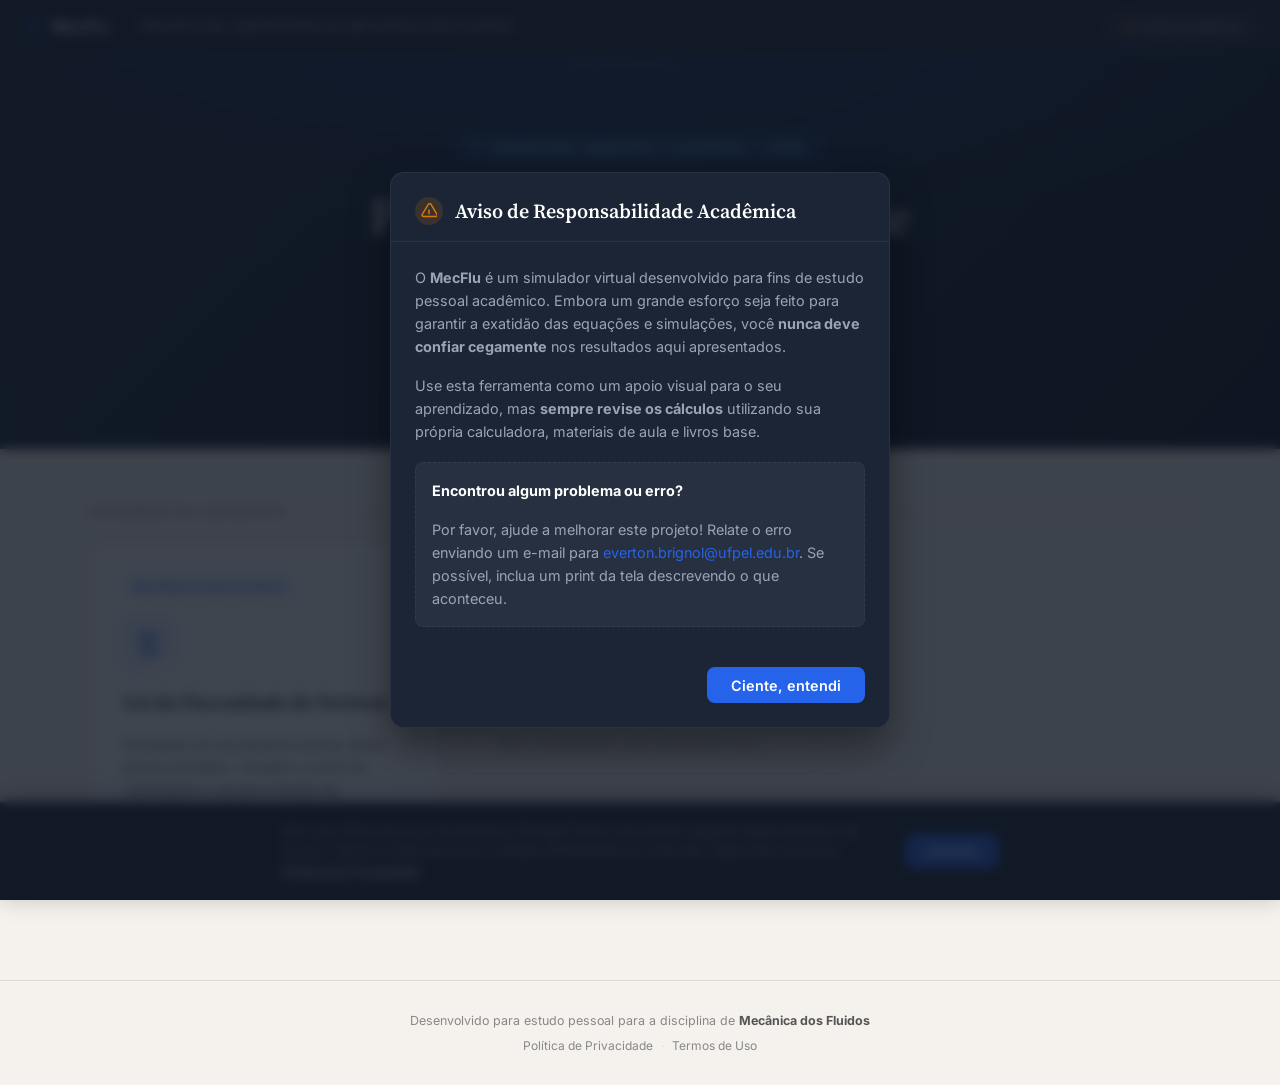
<file: index.html>
<!DOCTYPE html>
<html lang="pt-BR">
<head>
    <meta charset="UTF-8">
    <meta name="viewport" content="width=device-width, initial-scale=1.0">
    <title>Projeto de laboratório de mecanica dos fluidos</title>
    <meta name="description" content="Simulações interativas para estudo pessoal de Mecânica dos Fluidos — Engenharia Ambiental e Sanitária, UFPel.">
    <link rel="preconnect" href="https://fonts.googleapis.com">
    <link rel="preconnect" href="https://fonts.gstatic.com" crossorigin>
    <link href="https://fonts.googleapis.com/css2?family=Source+Serif+4:ital,opsz,wght@0,8..60,300;0,8..60,400;0,8..60,600;0,8..60,700;1,8..60,400&family=Inter:wght@300;400;500;600&family=JetBrains+Mono:wght@400;500&display=swap" rel="stylesheet">
    <link rel="stylesheet" href="style.css?v=1.1">
    <link rel="stylesheet" href="legal.css">
    <style>
        /* ====== HUB PAGE STYLES ====== */
        .hub-hero {
            background: linear-gradient(135deg, #1c2536 0%, #14202e 60%, #0f1724 100%);
            color: #fff;
            padding: 5rem 2rem 4rem;
            text-align: center;
            position: relative;
            overflow: hidden;
        }
        .hub-hero::before {
            content: '';
            position: absolute;
            inset: 0;
            background: radial-gradient(ellipse 80% 60% at 50% 0%, rgba(37,99,235,.18) 0%, transparent 70%);
            pointer-events: none;
        }
        .hub-hero-badge {
            display: inline-flex;
            align-items: center;
            gap: .5rem;
            background: rgba(37,99,235,.15);
            border: 1px solid rgba(37,99,235,.3);
            color: #93c5fd;
            font-family: var(--sans);
            font-size: .75rem;
            font-weight: 600;
            letter-spacing: .8px;
            text-transform: uppercase;
            padding: .35rem .9rem;
            border-radius: 999px;
            margin-bottom: 1.5rem;
        }
        .hub-hero h1 {
            font-family: var(--serif);
            font-size: clamp(2rem, 5vw, 3.2rem);
            font-weight: 600;
            line-height: 1.2;
            color: #fff;
            max-width: 640px;
            margin: 0 auto 1.2rem;
        }
        .hub-hero p {
            font-family: var(--sans);
            font-size: 1.05rem;
            color: rgba(255,255,255,.6);
            max-width: 520px;
            margin: 0 auto;
            line-height: 1.7;
        }
        .hub-body {
            background: var(--bg);
            padding: 3.5rem 2rem 5rem;
        }
        .hub-inner {
            max-width: 1100px;
            margin: 0 auto;
        }
        .hub-section-title {
            font-family: var(--sans);
            font-size: .7rem;
            font-weight: 600;
            letter-spacing: 1.4px;
            text-transform: uppercase;
            color: var(--ink-light);
            margin-bottom: 1.5rem;
            display: flex;
            align-items: center;
            gap: 1rem;
        }
        .hub-section-title::after {
            content: '';
            flex: 1;
            height: 1px;
            background: var(--border);
        }
        .hub-grid {
            display: grid;
            grid-template-columns: repeat(auto-fill, minmax(300px, 1fr));
            gap: 1.5rem;
        }
        .exp-card {
            background: var(--bg-card);
            border: 1px solid var(--border);
            border-radius: var(--radius-lg);
            padding: 2rem;
            display: flex;
            flex-direction: column;
            gap: 1.2rem;
            text-decoration: none;
            color: inherit;
            transition: transform .25s ease, box-shadow .25s ease, border-color .25s ease;
            position: relative;
            overflow: hidden;
        }
        .exp-card::before {
            content: '';
            position: absolute;
            top: 0; left: 0; right: 0;
            height: 3px;
            background: var(--accent);
            border-radius: var(--radius-lg) var(--radius-lg) 0 0;
            transform: scaleX(0);
            transition: transform .3s ease;
            transform-origin: left;
        }
        .exp-card:hover {
            transform: translateY(-4px);
            box-shadow: 0 12px 40px rgba(0,0,0,.1);
            border-color: rgba(37,99,235,.2);
        }
        .exp-card:hover::before { transform: scaleX(1); }
        .exp-card-discipline {
            font-family: var(--sans);
            font-size: .68rem;
            font-weight: 600;
            letter-spacing: .8px;
            text-transform: uppercase;
            color: var(--accent);
            background: rgba(37,99,235,.08);
            padding: .25rem .65rem;
            border-radius: 999px;
            align-self: flex-start;
        }
        .exp-card-icon {
            width: 52px;
            height: 52px;
            background: linear-gradient(135deg, rgba(37,99,235,.12), rgba(37,99,235,.04));
            border: 1px solid rgba(37,99,235,.15);
            border-radius: var(--radius);
            display: flex;
            align-items: center;
            justify-content: center;
            color: var(--accent);
        }
        .exp-card-icon svg { width: 26px; height: 26px; }
        .exp-card-title {
            font-family: var(--serif);
            font-size: 1.25rem;
            font-weight: 600;
            color: var(--ink);
            line-height: 1.3;
        }
        .exp-card-desc {
            font-family: var(--sans);
            font-size: .88rem;
            color: var(--ink-mid);
            line-height: 1.6;
            flex: 1;
        }
        .exp-card-btn {
            display: inline-flex;
            align-items: center;
            gap: .5rem;
            font-family: var(--sans);
            font-size: .85rem;
            font-weight: 600;
            color: var(--accent);
            margin-top: .5rem;
            transition: gap .2s ease;
        }
        .exp-card:hover .exp-card-btn { gap: .8rem; }
        .exp-card-btn svg { width: 16px; height: 16px; }

        /* Placeholder card (futuro) */
        .exp-card--soon {
            border-style: dashed;
            opacity: .5;
            pointer-events: none;
            background: transparent;
        }
        .exp-card--soon::before { display: none; }
        .exp-card-soon-label {
            font-family: var(--mono);
            font-size: .72rem;
            color: var(--ink-light);
            background: var(--border);
            padding: .2rem .6rem;
            border-radius: 4px;
            align-self: flex-start;
        }
    </style>
</head>
<body>
    <nav class="topbar" id="topbar">
        <div class="topbar-inner">
            <div class="topbar-left">
                <a href="index.html" class="logo">
                    <svg class="logo-icon" viewBox="0 0 24 24" fill="none" stroke="currentColor" stroke-width="1.5" stroke-linecap="round" stroke-linejoin="round"><path d="M12 2v6m0 8v6M4.93 4.93l4.24 4.24m5.66 5.66l4.24 4.24M2 12h6m8 0h6M4.93 19.07l4.24-4.24m5.66-5.66l4.24-4.24"/></svg>
                    <span>MecFlu</span>
                </a>
                <span class="topbar-title">Projeto de laboratório de mecanica dos fluidos</span>
            </div>
        </div>
    </nav>

    <!-- HERO -->
    <section class="hub-hero">
        <div class="hub-hero-badge">
            <svg width="12" height="12" viewBox="0 0 24 24" fill="none" stroke="currentColor" stroke-width="2"><circle cx="12" cy="12" r="10"/><path d="M12 8v4l2 2"/></svg>
            Engenharia Ambiental e Sanitária — UFPel
        </div>
        <h1>Projeto de laboratório de mecanica dos fluidos</h1>
        <p>Simulações interativas para estudo pessoal dos conceitos fundamentais de Mecânica dos Fluidos.</p>
    </section>

    <!-- EXPERIMENTOS -->
    <div class="hub-body">
        <div class="hub-inner">
            <p class="hub-section-title">Experimentos disponíveis</p>
            <div class="hub-grid">

                <!-- Newton -->
                <a class="exp-card" href="experiments/newton/index.html" id="card-newton">
                    <span class="exp-card-discipline">Mecânica dos Fluidos</span>
                    <div class="exp-card-icon">
                        <svg viewBox="0 0 20 20" fill="none" stroke="currentColor" stroke-width="1.5"><rect x="2" y="3" width="16" height="2" rx="1"/><rect x="2" y="15" width="16" height="2" rx="1"/><line x1="4" y1="7" x2="14" y2="13"/></svg>
                    </div>
                    <div class="exp-card-title">Lei da Viscosidade de Newton</div>
                    <p class="exp-card-desc">Simulação do escoamento laminar entre placas paralelas. Visualize o perfil de velocidade e calcule a tensão de cisalhamento e a força necessária.</p>
                    <span class="exp-card-btn">
                        Abrir experimento
                        <svg viewBox="0 0 20 20" fill="none" stroke="currentColor" stroke-width="2" stroke-linecap="round" stroke-linejoin="round"><line x1="4" y1="10" x2="16" y2="10"/><polyline points="11 5 16 10 11 15"/></svg>
                    </span>
                </a>

                <!-- Placeholder — próximo experimento -->
                <div class="exp-card exp-card--soon">
                    <span class="exp-card-soon-label">Em breve</span>
                    <div class="exp-card-icon">
                        <svg viewBox="0 0 20 20" fill="none" stroke="currentColor" stroke-width="1.5"><circle cx="10" cy="10" r="7"/><path d="M10 6v4l2.5 2.5"/></svg>
                    </div>
                    <div class="exp-card-title">Próximo experimento</div>
                    <p class="exp-card-desc">Novo experimento será adicionado aqui.</p>
                </div>

            </div>
        </div>
    </div>

    <script src="shared/utils.js" data-root="" data-cookie-services="Google Fonts"></script>
</body>
</html>
</file>
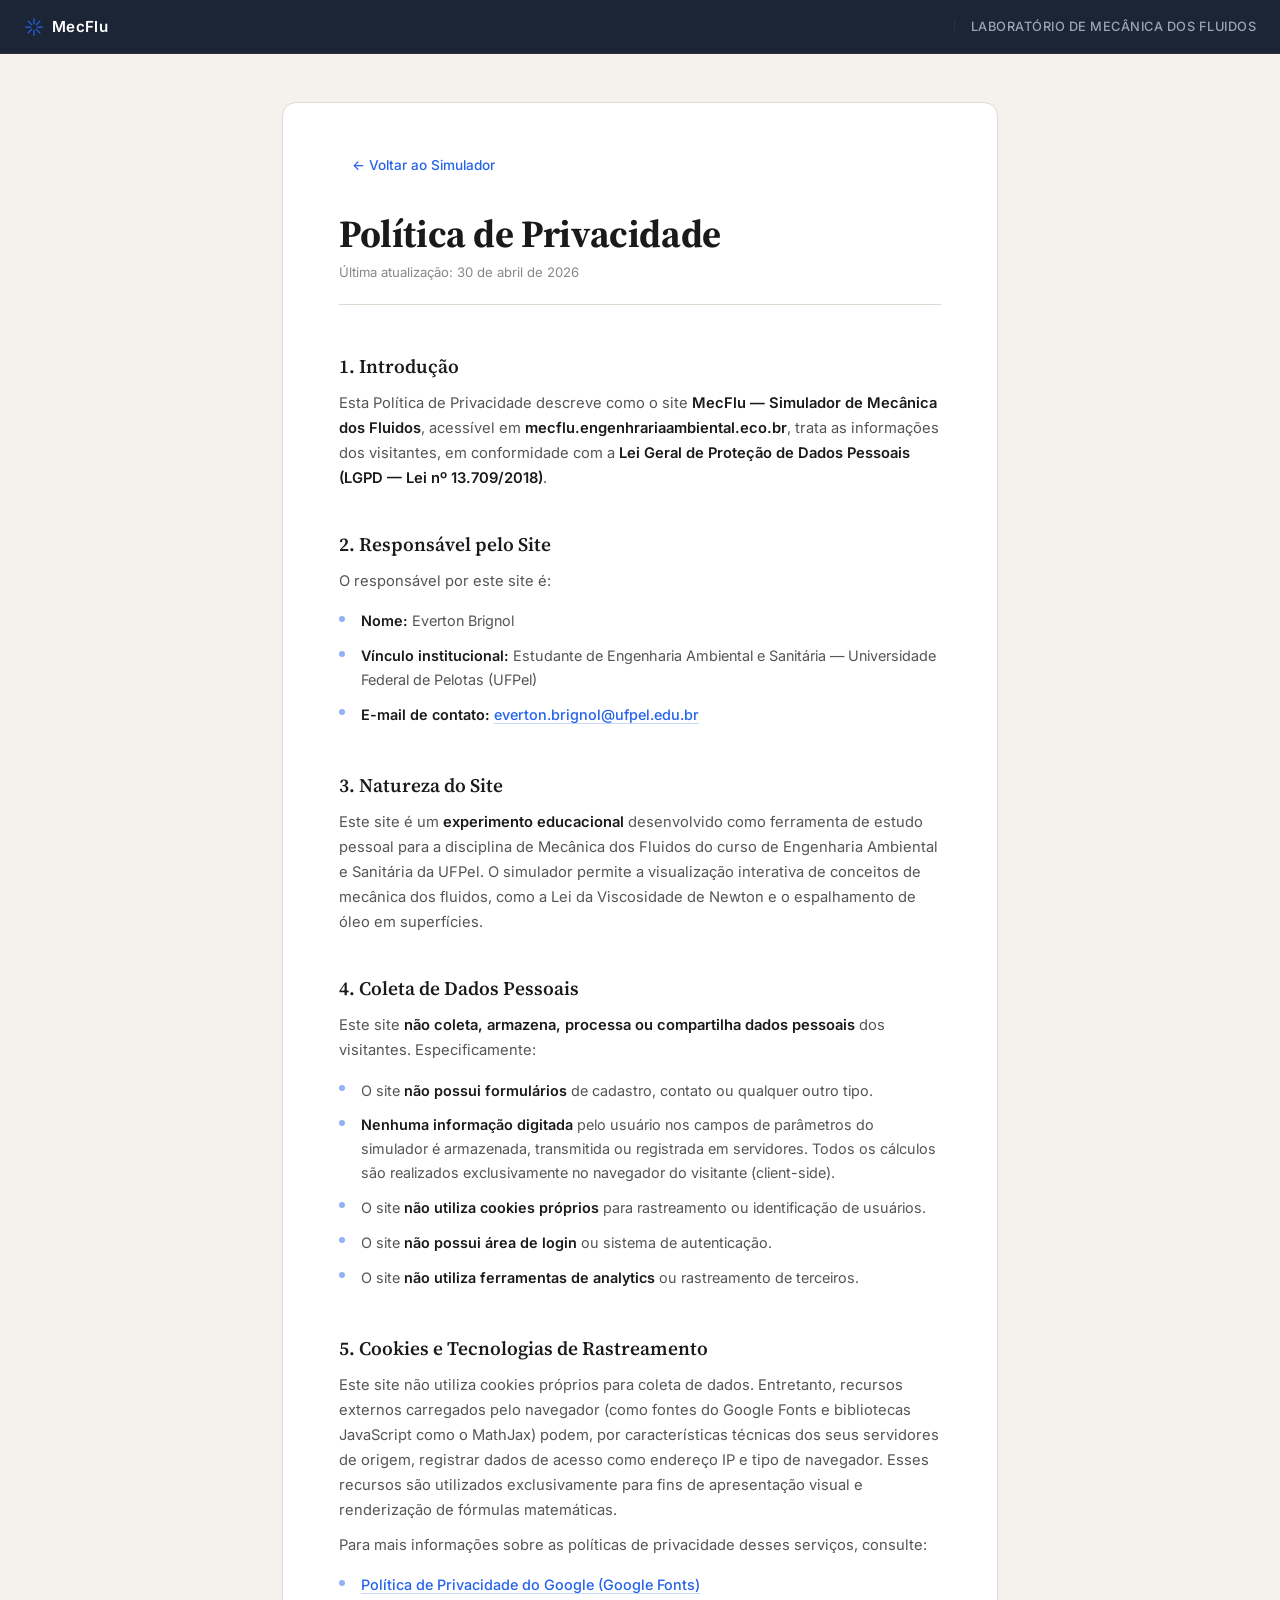
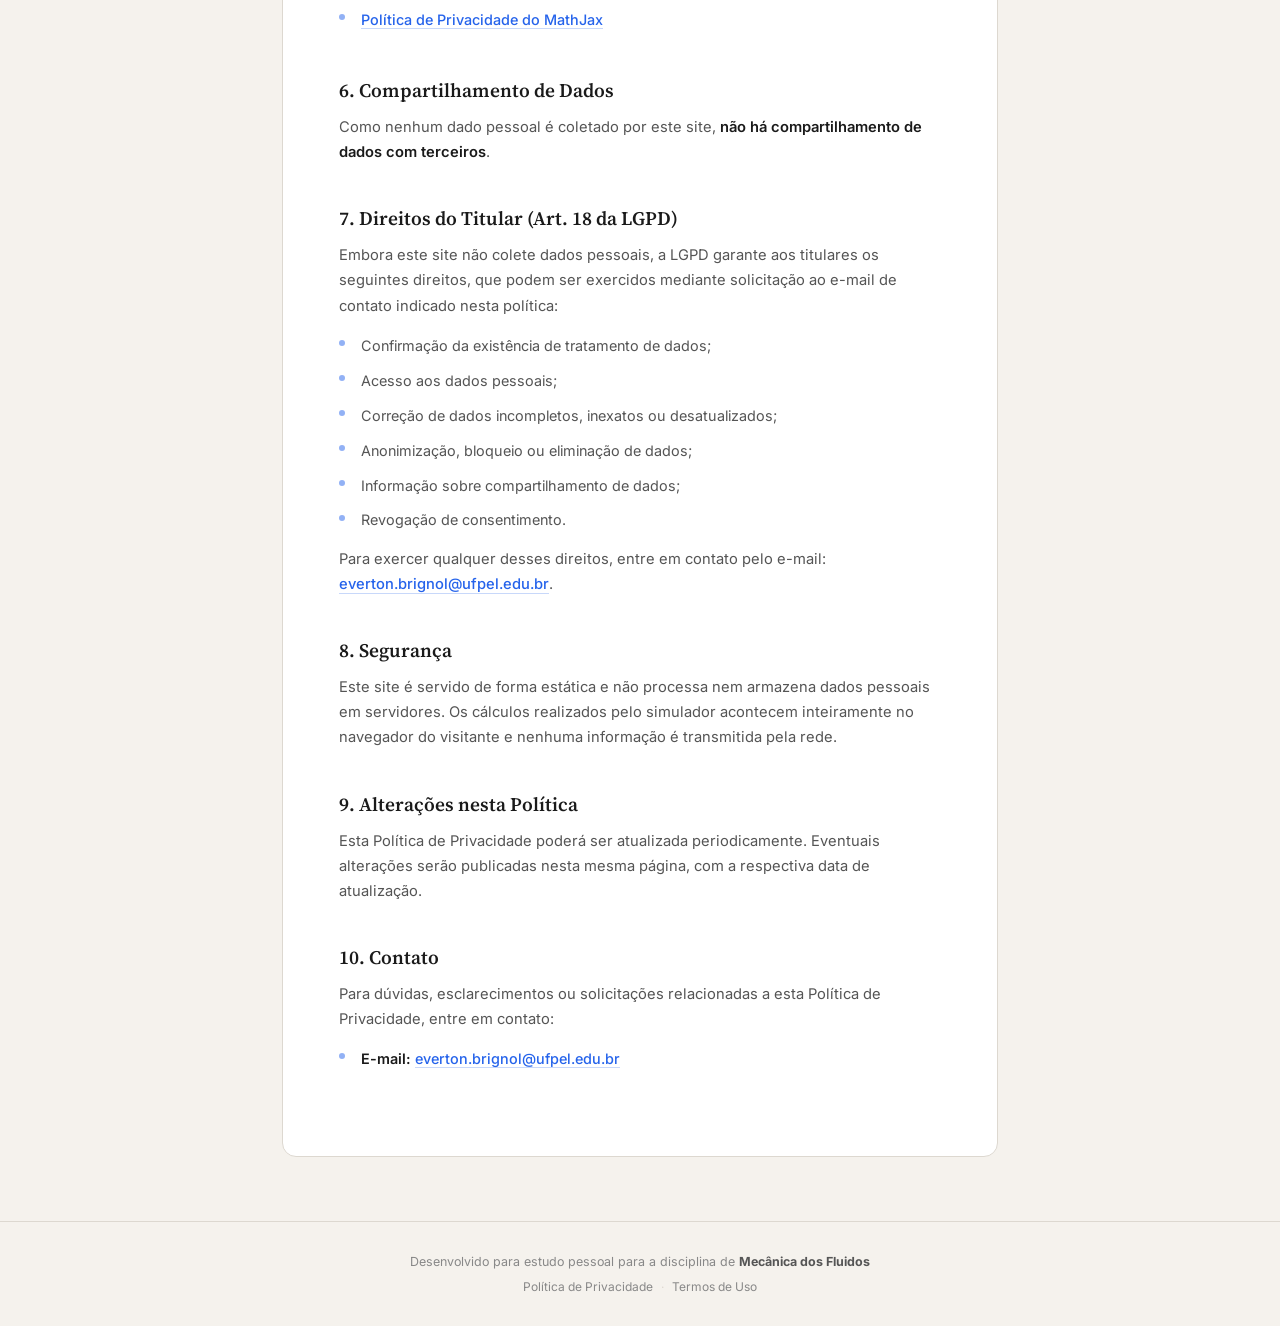
<file: politica-de-privacidade.html>
<!DOCTYPE html>
<html lang="pt-BR">
<head>
    <meta charset="UTF-8">
    <meta name="viewport" content="width=device-width, initial-scale=1.0">
    <title>Política de Privacidade — MecFlu</title>
    <meta name="description" content="Política de Privacidade do Simulador de Mecânica dos Fluidos.">
    <link rel="preconnect" href="https://fonts.googleapis.com">
    <link rel="preconnect" href="https://fonts.gstatic.com" crossorigin>
    <link href="https://fonts.googleapis.com/css2?family=Source+Serif+4:ital,opsz,wght@0,8..60,300;0,8..60,400;0,8..60,600;0,8..60,700;1,8..60,400&family=Inter:wght@300;400;500;600&family=JetBrains+Mono:wght@400;500&display=swap" rel="stylesheet">
    <link rel="stylesheet" href="style.css">
    <link rel="stylesheet" href="legal.css">
</head>
<body>
    <nav class="topbar" id="topbar">
        <div class="topbar-inner">
            <a href="index.html" class="logo">
                <svg class="logo-icon" viewBox="0 0 24 24" fill="none" stroke="currentColor" stroke-width="1.5" stroke-linecap="round" stroke-linejoin="round"><path d="M12 2v6m0 8v6M4.93 4.93l4.24 4.24m5.66 5.66l4.24 4.24M2 12h6m8 0h6M4.93 19.07l4.24-4.24m5.66-5.66l4.24-4.24"/></svg>
                <span>MecFlu</span>
            </a>
            <span class="topbar-title">Laboratório de Mecânica dos Fluidos</span>
        </div>
    </nav>

    <main class="legal-page">
        <div class="legal-container">
            <a href="index.html" class="legal-back">&larr; Voltar ao Simulador</a>

            <h1>Política de Privacidade</h1>
            <p class="legal-updated">Última atualização: 30 de abril de 2026</p>

            <section class="legal-section">
                <h2>1. Introdução</h2>
                <p>Esta Política de Privacidade descreve como o site <strong>MecFlu — Simulador de Mecânica dos Fluidos</strong>, acessível em <strong>mecflu.engenhrariaambiental.eco.br</strong>, trata as informações dos visitantes, em conformidade com a <strong>Lei Geral de Proteção de Dados Pessoais (LGPD — Lei nº 13.709/2018)</strong>.</p>
            </section>

            <section class="legal-section">
                <h2>2. Responsável pelo Site</h2>
                <p>O responsável por este site é:</p>
                <ul>
                    <li><strong>Nome:</strong> Everton Brignol</li>
                    <li><strong>Vínculo institucional:</strong> Estudante de Engenharia Ambiental e Sanitária — Universidade Federal de Pelotas (UFPel)</li>
                    <li><strong>E-mail de contato:</strong> <a href="mailto:everton.brignol@ufpel.edu.br">everton.brignol@ufpel.edu.br</a></li>
                </ul>
            </section>

            <section class="legal-section">
                <h2>3. Natureza do Site</h2>
                <p>Este site é um <strong>experimento educacional</strong> desenvolvido como ferramenta de estudo pessoal para a disciplina de Mecânica dos Fluidos do curso de Engenharia Ambiental e Sanitária da UFPel. O simulador permite a visualização interativa de conceitos de mecânica dos fluidos, como a Lei da Viscosidade de Newton e o espalhamento de óleo em superfícies.</p>
            </section>

            <section class="legal-section">
                <h2>4. Coleta de Dados Pessoais</h2>
                <p>Este site <strong>não coleta, armazena, processa ou compartilha dados pessoais</strong> dos visitantes. Especificamente:</p>
                <ul>
                    <li>O site <strong>não possui formulários</strong> de cadastro, contato ou qualquer outro tipo.</li>
                    <li><strong>Nenhuma informação digitada</strong> pelo usuário nos campos de parâmetros do simulador é armazenada, transmitida ou registrada em servidores. Todos os cálculos são realizados exclusivamente no navegador do visitante (client-side).</li>
                    <li>O site <strong>não utiliza cookies próprios</strong> para rastreamento ou identificação de usuários.</li>
                    <li>O site <strong>não possui área de login</strong> ou sistema de autenticação.</li>
                    <li>O site <strong>não utiliza ferramentas de analytics</strong> ou rastreamento de terceiros.</li>
                </ul>
            </section>

            <section class="legal-section">
                <h2>5. Cookies e Tecnologias de Rastreamento</h2>
                <p>Este site não utiliza cookies próprios para coleta de dados. Entretanto, recursos externos carregados pelo navegador (como fontes do Google Fonts e bibliotecas JavaScript como o MathJax) podem, por características técnicas dos seus servidores de origem, registrar dados de acesso como endereço IP e tipo de navegador. Esses recursos são utilizados exclusivamente para fins de apresentação visual e renderização de fórmulas matemáticas.</p>
                <p>Para mais informações sobre as políticas de privacidade desses serviços, consulte:</p>
                <ul>
                    <li><a href="https://policies.google.com/privacy" target="_blank" rel="noopener noreferrer">Política de Privacidade do Google (Google Fonts)</a></li>
                    <li><a href="https://www.mathjax.org/privacy-policy/" target="_blank" rel="noopener noreferrer">Política de Privacidade do MathJax</a></li>
                </ul>
            </section>

            <section class="legal-section">
                <h2>6. Compartilhamento de Dados</h2>
                <p>Como nenhum dado pessoal é coletado por este site, <strong>não há compartilhamento de dados com terceiros</strong>.</p>
            </section>

            <section class="legal-section">
                <h2>7. Direitos do Titular (Art. 18 da LGPD)</h2>
                <p>Embora este site não colete dados pessoais, a LGPD garante aos titulares os seguintes direitos, que podem ser exercidos mediante solicitação ao e-mail de contato indicado nesta política:</p>
                <ul>
                    <li>Confirmação da existência de tratamento de dados;</li>
                    <li>Acesso aos dados pessoais;</li>
                    <li>Correção de dados incompletos, inexatos ou desatualizados;</li>
                    <li>Anonimização, bloqueio ou eliminação de dados;</li>
                    <li>Informação sobre compartilhamento de dados;</li>
                    <li>Revogação de consentimento.</li>
                </ul>
                <p>Para exercer qualquer desses direitos, entre em contato pelo e-mail: <a href="mailto:everton.brignol@ufpel.edu.br">everton.brignol@ufpel.edu.br</a>.</p>
            </section>

            <section class="legal-section">
                <h2>8. Segurança</h2>
                <p>Este site é servido de forma estática e não processa nem armazena dados pessoais em servidores. Os cálculos realizados pelo simulador acontecem inteiramente no navegador do visitante e nenhuma informação é transmitida pela rede.</p>
            </section>

            <section class="legal-section">
                <h2>9. Alterações nesta Política</h2>
                <p>Esta Política de Privacidade poderá ser atualizada periodicamente. Eventuais alterações serão publicadas nesta mesma página, com a respectiva data de atualização.</p>
            </section>

            <section class="legal-section">
                <h2>10. Contato</h2>
                <p>Para dúvidas, esclarecimentos ou solicitações relacionadas a esta Política de Privacidade, entre em contato:</p>
                <ul>
                    <li><strong>E-mail:</strong> <a href="mailto:everton.brignol@ufpel.edu.br">everton.brignol@ufpel.edu.br</a></li>
                </ul>
            </section>
        </div>
    </main>

    <footer class="site-footer">
        <p>Desenvolvido para estudo pessoal para a disciplina de <strong>Mecânica dos Fluidos</strong></p>
        <nav class="footer-links">
            <a href="politica-de-privacidade.html">Política de Privacidade</a>
            <span class="footer-sep">·</span>
            <a href="termos-de-uso.html">Termos de Uso</a>
        </nav>
    </footer>
</body>
</html>
</file>
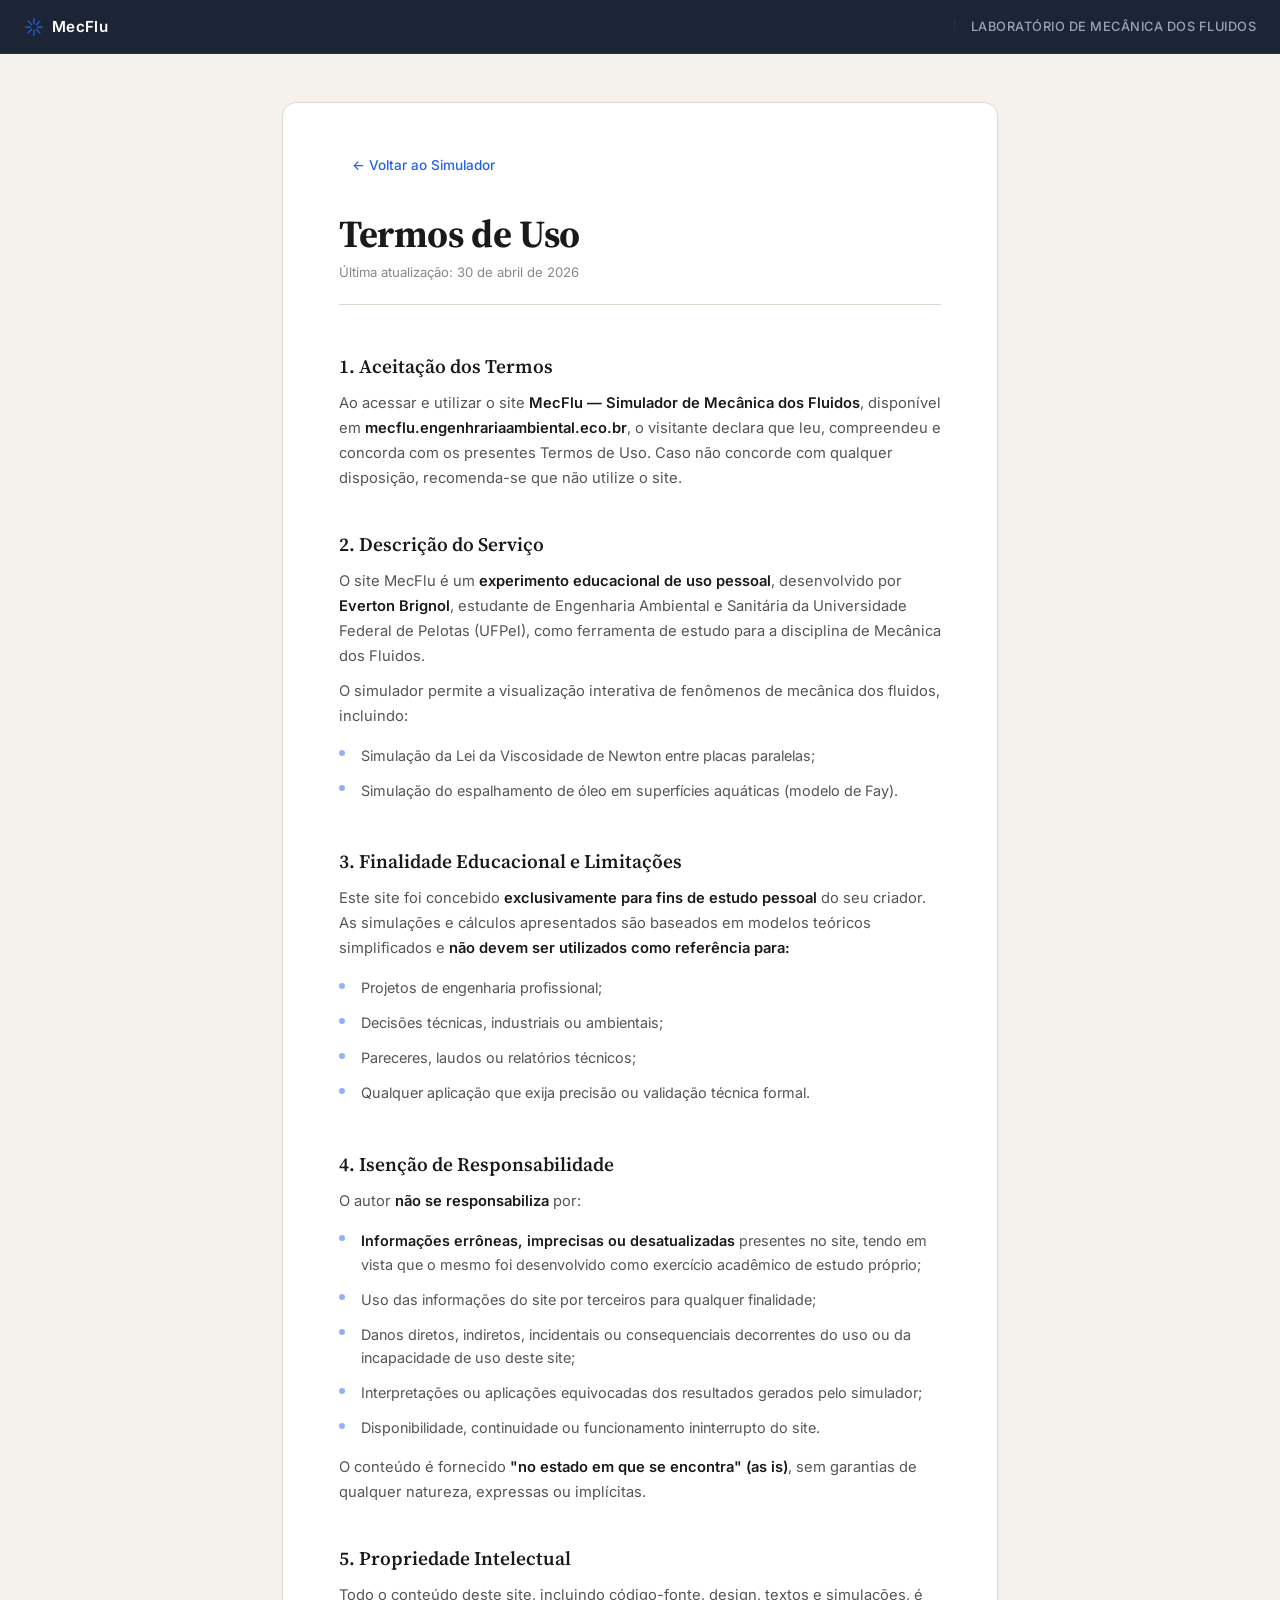
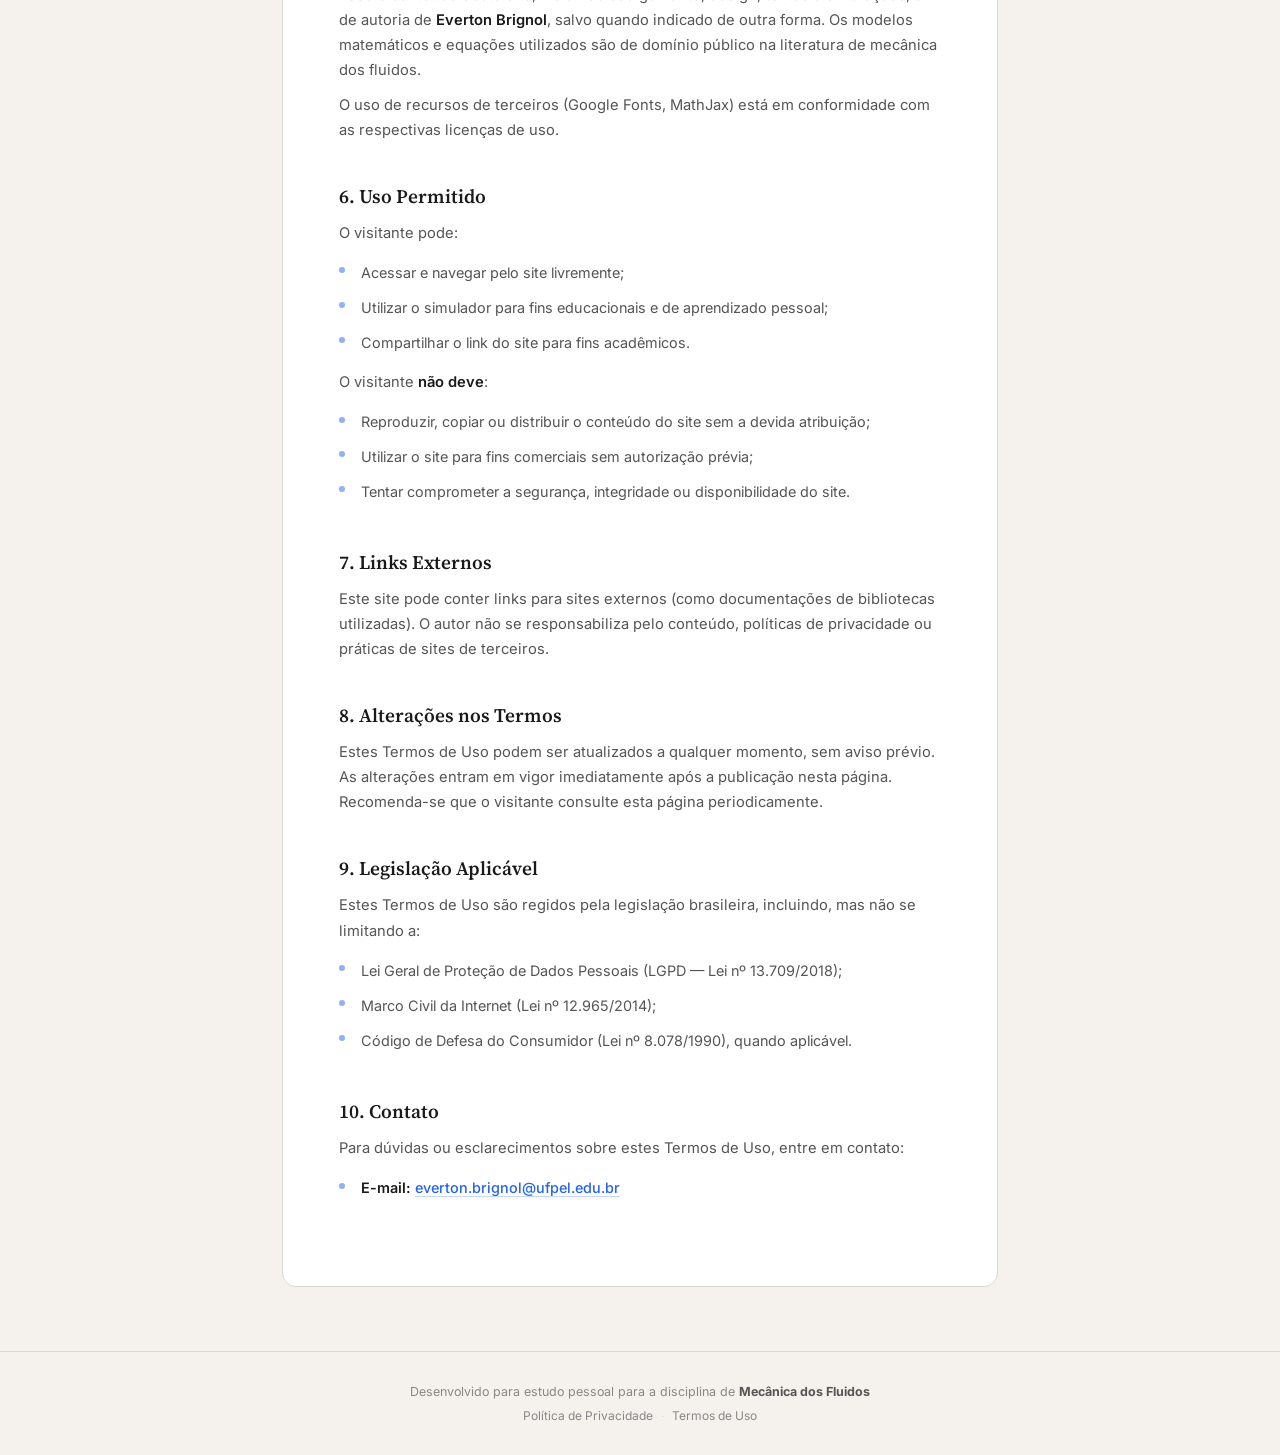
<file: termos-de-uso.html>
<!DOCTYPE html>
<html lang="pt-BR">
<head>
    <meta charset="UTF-8">
    <meta name="viewport" content="width=device-width, initial-scale=1.0">
    <title>Termos de Uso — MecFlu</title>
    <meta name="description" content="Termos de Uso do Simulador de Mecânica dos Fluidos.">
    <link rel="preconnect" href="https://fonts.googleapis.com">
    <link rel="preconnect" href="https://fonts.gstatic.com" crossorigin>
    <link href="https://fonts.googleapis.com/css2?family=Source+Serif+4:ital,opsz,wght@0,8..60,300;0,8..60,400;0,8..60,600;0,8..60,700;1,8..60,400&family=Inter:wght@300;400;500;600&family=JetBrains+Mono:wght@400;500&display=swap" rel="stylesheet">
    <link rel="stylesheet" href="style.css">
    <link rel="stylesheet" href="legal.css">
</head>
<body>
    <nav class="topbar" id="topbar">
        <div class="topbar-inner">
            <a href="index.html" class="logo">
                <svg class="logo-icon" viewBox="0 0 24 24" fill="none" stroke="currentColor" stroke-width="1.5" stroke-linecap="round" stroke-linejoin="round"><path d="M12 2v6m0 8v6M4.93 4.93l4.24 4.24m5.66 5.66l4.24 4.24M2 12h6m8 0h6M4.93 19.07l4.24-4.24m5.66-5.66l4.24-4.24"/></svg>
                <span>MecFlu</span>
            </a>
            <span class="topbar-title">Laboratório de Mecânica dos Fluidos</span>
        </div>
    </nav>

    <main class="legal-page">
        <div class="legal-container">
            <a href="index.html" class="legal-back">&larr; Voltar ao Simulador</a>

            <h1>Termos de Uso</h1>
            <p class="legal-updated">Última atualização: 30 de abril de 2026</p>

            <section class="legal-section">
                <h2>1. Aceitação dos Termos</h2>
                <p>Ao acessar e utilizar o site <strong>MecFlu — Simulador de Mecânica dos Fluidos</strong>, disponível em <strong>mecflu.engenhrariaambiental.eco.br</strong>, o visitante declara que leu, compreendeu e concorda com os presentes Termos de Uso. Caso não concorde com qualquer disposição, recomenda-se que não utilize o site.</p>
            </section>

            <section class="legal-section">
                <h2>2. Descrição do Serviço</h2>
                <p>O site MecFlu é um <strong>experimento educacional de uso pessoal</strong>, desenvolvido por <strong>Everton Brignol</strong>, estudante de Engenharia Ambiental e Sanitária da Universidade Federal de Pelotas (UFPel), como ferramenta de estudo para a disciplina de Mecânica dos Fluidos.</p>
                <p>O simulador permite a visualização interativa de fenômenos de mecânica dos fluidos, incluindo:</p>
                <ul>
                    <li>Simulação da Lei da Viscosidade de Newton entre placas paralelas;</li>
                    <li>Simulação do espalhamento de óleo em superfícies aquáticas (modelo de Fay).</li>
                </ul>
            </section>

            <section class="legal-section">
                <h2>3. Finalidade Educacional e Limitações</h2>
                <p>Este site foi concebido <strong>exclusivamente para fins de estudo pessoal</strong> do seu criador. As simulações e cálculos apresentados são baseados em modelos teóricos simplificados e <strong>não devem ser utilizados como referência para:</strong></p>
                <ul>
                    <li>Projetos de engenharia profissional;</li>
                    <li>Decisões técnicas, industriais ou ambientais;</li>
                    <li>Pareceres, laudos ou relatórios técnicos;</li>
                    <li>Qualquer aplicação que exija precisão ou validação técnica formal.</li>
                </ul>
            </section>

            <section class="legal-section">
                <h2>4. Isenção de Responsabilidade</h2>
                <p>O autor <strong>não se responsabiliza</strong> por:</p>
                <ul>
                    <li><strong>Informações errôneas, imprecisas ou desatualizadas</strong> presentes no site, tendo em vista que o mesmo foi desenvolvido como exercício acadêmico de estudo próprio;</li>
                    <li>Uso das informações do site por terceiros para qualquer finalidade;</li>
                    <li>Danos diretos, indiretos, incidentais ou consequenciais decorrentes do uso ou da incapacidade de uso deste site;</li>
                    <li>Interpretações ou aplicações equivocadas dos resultados gerados pelo simulador;</li>
                    <li>Disponibilidade, continuidade ou funcionamento ininterrupto do site.</li>
                </ul>
                <p>O conteúdo é fornecido <strong>"no estado em que se encontra" (as is)</strong>, sem garantias de qualquer natureza, expressas ou implícitas.</p>
            </section>

            <section class="legal-section">
                <h2>5. Propriedade Intelectual</h2>
                <p>Todo o conteúdo deste site, incluindo código-fonte, design, textos e simulações, é de autoria de <strong>Everton Brignol</strong>, salvo quando indicado de outra forma. Os modelos matemáticos e equações utilizados são de domínio público na literatura de mecânica dos fluidos.</p>
                <p>O uso de recursos de terceiros (Google Fonts, MathJax) está em conformidade com as respectivas licenças de uso.</p>
            </section>

            <section class="legal-section">
                <h2>6. Uso Permitido</h2>
                <p>O visitante pode:</p>
                <ul>
                    <li>Acessar e navegar pelo site livremente;</li>
                    <li>Utilizar o simulador para fins educacionais e de aprendizado pessoal;</li>
                    <li>Compartilhar o link do site para fins acadêmicos.</li>
                </ul>
                <p>O visitante <strong>não deve</strong>:</p>
                <ul>
                    <li>Reproduzir, copiar ou distribuir o conteúdo do site sem a devida atribuição;</li>
                    <li>Utilizar o site para fins comerciais sem autorização prévia;</li>
                    <li>Tentar comprometer a segurança, integridade ou disponibilidade do site.</li>
                </ul>
            </section>

            <section class="legal-section">
                <h2>7. Links Externos</h2>
                <p>Este site pode conter links para sites externos (como documentações de bibliotecas utilizadas). O autor não se responsabiliza pelo conteúdo, políticas de privacidade ou práticas de sites de terceiros.</p>
            </section>

            <section class="legal-section">
                <h2>8. Alterações nos Termos</h2>
                <p>Estes Termos de Uso podem ser atualizados a qualquer momento, sem aviso prévio. As alterações entram em vigor imediatamente após a publicação nesta página. Recomenda-se que o visitante consulte esta página periodicamente.</p>
            </section>

            <section class="legal-section">
                <h2>9. Legislação Aplicável</h2>
                <p>Estes Termos de Uso são regidos pela legislação brasileira, incluindo, mas não se limitando a:</p>
                <ul>
                    <li>Lei Geral de Proteção de Dados Pessoais (LGPD — Lei nº 13.709/2018);</li>
                    <li>Marco Civil da Internet (Lei nº 12.965/2014);</li>
                    <li>Código de Defesa do Consumidor (Lei nº 8.078/1990), quando aplicável.</li>
                </ul>
            </section>

            <section class="legal-section">
                <h2>10. Contato</h2>
                <p>Para dúvidas ou esclarecimentos sobre estes Termos de Uso, entre em contato:</p>
                <ul>
                    <li><strong>E-mail:</strong> <a href="mailto:everton.brignol@ufpel.edu.br">everton.brignol@ufpel.edu.br</a></li>
                </ul>
            </section>
        </div>
    </main>

    <footer class="site-footer">
        <p>Desenvolvido para estudo pessoal para a disciplina de <strong>Mecânica dos Fluidos</strong></p>
        <nav class="footer-links">
            <a href="politica-de-privacidade.html">Política de Privacidade</a>
            <span class="footer-sep">·</span>
            <a href="termos-de-uso.html">Termos de Uso</a>
        </nav>
    </footer>
</body>
</html>
</file>
<file: style.css>
/* =========================================================
   DESIGN SYSTEM — Mecânica dos Fluidos · Simulador
   ========================================================= */
:root {
    --bg:#f5f2ed;--bg-card:#ffffff;--bg-sidebar:#1c2536;--bg-input:#151c2b;
    --border:#ddd8d0;--border-light:rgba(255,255,255,.06);
    --ink:#1a1a1a;--ink-mid:#555;--ink-light:#888;--ink-inv:#e8e4de;--ink-inv-mid:#9ba4b5;
    --accent:#2563eb;--accent-soft:rgba(37,99,235,.08);--accent-warm:#d97706;
    --canvas-bg:#0f1724;
    --serif:'Source Serif 4','Georgia',serif;--sans:'Inter',system-ui,-apple-system,sans-serif;--mono:'JetBrains Mono','Menlo',monospace;
    --sidebar-w:300px;--radius:8px;--radius-lg:14px;--exp-bar-h:46px;
    --oil-a:#e74c3c;--oil-b:#3498db;
}

*,*::before,*::after{margin:0;padding:0;box-sizing:border-box;}
html{font-size:16px;scroll-behavior:smooth;-webkit-font-smoothing:antialiased;}
body{font-family:var(--sans);background:var(--bg);color:var(--ink);min-height:100vh;}
img,canvas{display:block;}

/* TOP BAR */
.topbar{position:sticky;top:0;z-index:100;background:var(--bg-sidebar);border-bottom:1px solid var(--border-light);height:54px;display:flex;align-items:center;}
.topbar-inner{width:100%;max-width:1440px;margin:0 auto;padding:0 1.5rem;display:flex;align-items:center;justify-content:space-between;}
.topbar-left{display:flex;align-items:center;gap:1rem;}
.logo{display:flex;align-items:center;gap:.5rem;text-decoration:none;color:#fff;font-family:var(--sans);font-weight:600;font-size:.95rem;letter-spacing:.3px;}
.logo-icon{width:20px;height:20px;color:var(--accent);}
.topbar-title{font-size:.8rem;color:var(--ink-inv-mid);letter-spacing:.5px;text-transform:uppercase;font-weight:500;padding-left:1rem;border-left:1px solid var(--border-light);}
.topbar-btn{display:flex;align-items:center;gap:.4rem;background:rgba(255,255,255,.05);border:1px solid rgba(255,255,255,.1);color:var(--ink-inv-mid);font-family:var(--sans);font-size:.75rem;font-weight:500;padding:.4rem .8rem;border-radius:6px;cursor:pointer;transition:all .2s;}
.topbar-btn:hover{background:rgba(255,255,255,.1);color:#fff;border-color:rgba(255,255,255,.2);}
.topbar-btn svg{width:14px;height:14px;color:var(--accent-warm);}

/* EXPERIMENT BAR */
.experiment-bar{position:sticky;top:54px;z-index:99;background:rgba(28,37,54,.92);backdrop-filter:blur(12px);-webkit-backdrop-filter:blur(12px);border-bottom:1px solid var(--border-light);height:var(--exp-bar-h);display:flex;align-items:center;}
.experiment-bar-inner{width:100%;max-width:1440px;margin:0 auto;padding:0 1.5rem;display:flex;align-items:center;gap:.5rem;}
.exp-back-link{display:inline-flex;align-items:center;gap:.3rem;font-family:var(--sans);font-size:.78rem;font-weight:500;color:var(--ink-inv-mid);text-decoration:none;padding:.35rem .65rem;border-radius:var(--radius);transition:color .2s,background .2s;margin-right:.25rem;border:1px solid transparent;}
.exp-back-link:hover{color:var(--ink-inv);background:rgba(255,255,255,.06);border-color:rgba(255,255,255,.08);}
.exp-back-link svg{width:14px;height:14px;flex-shrink:0;}
.experiment-tab{display:flex;align-items:center;gap:.5rem;padding:.55rem 1.2rem;background:transparent;border:1px solid transparent;border-radius:var(--radius);color:var(--ink-inv-mid);font-family:var(--sans);font-size:.82rem;font-weight:500;cursor:pointer;transition:all .25s ease;position:relative;}
.experiment-tab svg{width:18px;height:18px;flex-shrink:0;}
.experiment-tab:hover{color:var(--ink-inv);background:rgba(255,255,255,.06);}
.experiment-tab.active{color:#fff;background:rgba(37,99,235,.15);border-color:rgba(37,99,235,.3);}
.experiment-tab.active::after{content:'';position:absolute;bottom:-1px;left:50%;transform:translateX(-50%);width:60%;height:2px;background:var(--accent);border-radius:2px;}

/* EXPERIMENT CONTAINERS */
.experiment{display:none;}
.experiment.active{display:block;animation:fadeIn .3s ease;}
@keyframes fadeIn{from{opacity:0;transform:translateY(6px);}to{opacity:1;transform:translateY(0);}}

/* LAYOUT */
.layout{display:grid;grid-template-columns:var(--sidebar-w) 1fr;min-height:calc(100vh - 54px - var(--exp-bar-h));}
.sidebar{background:var(--bg-sidebar);border-right:1px solid var(--border-light);padding:2rem 1.5rem;display:flex;flex-direction:column;gap:2rem;overflow-y:auto;position:sticky;top:calc(54px + var(--exp-bar-h));height:calc(100vh - 54px - var(--exp-bar-h));}
.sidebar-heading{font-family:var(--sans);font-size:.7rem;font-weight:600;letter-spacing:1.2px;text-transform:uppercase;color:var(--ink-inv-mid);margin-bottom:1rem;display:flex;align-items:center;gap:.5rem;}
.sidebar-section{display:flex;flex-direction:column;}

/* Oil color dots */
.oil-dot{display:inline-block;width:10px;height:10px;border-radius:50%;vertical-align:middle;}
.oil-dot--a{background:var(--oil-a);box-shadow:0 0 6px rgba(231,76,60,.5);}
.oil-dot--b{background:var(--oil-b);box-shadow:0 0 6px rgba(52,152,219,.5);}

/* Sim controls */
.sim-controls{display:flex;gap:.5rem;margin-bottom:1rem;}
.sim-btn{flex:1;padding:.6rem .8rem;border:1px solid var(--border-light);border-radius:var(--radius);background:var(--bg-input);color:var(--ink-inv);font-family:var(--sans);font-size:.8rem;font-weight:500;cursor:pointer;transition:all .2s;}
.sim-btn:hover{background:rgba(37,99,235,.2);border-color:rgba(37,99,235,.3);}
.sim-btn.active{background:rgba(37,99,235,.25);border-color:var(--accent);color:#fff;}
.sim-btn--reset:hover{background:rgba(239,68,68,.15);border-color:rgba(239,68,68,.3);}

/* Select */
.select-wrapper{position:relative;margin-bottom:1rem;}
.select-wrapper::after{content:'';position:absolute;right:14px;top:50%;transform:translateY(-50%);border:5px solid transparent;border-top-color:var(--ink-inv-mid);pointer-events:none;}
select{width:100%;padding:.7rem .9rem;padding-right:2.4rem;background:var(--bg-input);border:1px solid var(--border-light);border-radius:var(--radius);color:var(--ink-inv);font-family:var(--sans);font-size:.88rem;outline:none;cursor:pointer;appearance:none;-webkit-appearance:none;transition:border-color .2s;}
select:focus{border-color:var(--accent);}
select option{background:var(--bg-input);color:var(--ink-inv);}

/* Param groups */
.param-group{margin-bottom:1.2rem;}
.param-header{display:flex;justify-content:space-between;align-items:baseline;margin-bottom:.55rem;}
.param-header label{font-size:.82rem;color:var(--ink-inv);font-weight:400;}
.param-header label em{font-style:italic;color:var(--ink-inv-mid);font-size:.78rem;}
.param-value{font-family:var(--mono);font-size:.75rem;font-weight:500;color:var(--accent);background:rgba(37,99,235,.12);padding:.2rem .55rem;border-radius:5px;letter-spacing:-.2px;}
.param-value-wrap{display:flex;align-items:center;gap:.3rem;}
.param-input{font-family:var(--mono);font-size:.75rem;font-weight:500;color:var(--accent);background:rgba(37,99,235,.12);padding:.2rem .45rem;border-radius:5px;border:1px solid transparent;width:90px;text-align:right;outline:none;-moz-appearance:textfield;transition:border-color .2s,background .2s;}
.param-input::-webkit-outer-spin-button,.param-input::-webkit-inner-spin-button{-webkit-appearance:none;margin:0;}
.param-input:hover{border-color:rgba(37,99,235,.25);}
.param-input:focus{border-color:var(--accent);background:rgba(37,99,235,.18);}
.param-unit{font-family:var(--mono);font-size:.72rem;color:var(--ink-inv-mid);white-space:nowrap;}
input[type="range"]{-webkit-appearance:none;appearance:none;width:100%;height:4px;background:rgba(255,255,255,.08);border-radius:2px;outline:none;cursor:pointer;}
input[type="range"]::-webkit-slider-thumb{-webkit-appearance:none;width:16px;height:16px;background:#fff;border-radius:50%;cursor:pointer;box-shadow:0 1px 4px rgba(0,0,0,.35);transition:transform .15s ease;}
input[type="range"]::-webkit-slider-thumb:hover{transform:scale(1.15);}
input[type="range"]::-moz-range-thumb{width:16px;height:16px;background:#fff;border-radius:50%;cursor:pointer;border:none;box-shadow:0 1px 4px rgba(0,0,0,.35);}
input[type="range"]::-moz-range-track{height:4px;background:rgba(255,255,255,.08);border-radius:2px;}
input[type="range"]:disabled{opacity:.4;cursor:not-allowed;}

/* CONTENT AREA */
.content{padding:3rem 3.5rem 4rem;max-width:900px;}
.page-header{margin-bottom:2.8rem;}
.page-header h1{font-family:var(--serif);font-size:2.8rem;font-weight:700;line-height:1.12;letter-spacing:-.5px;color:var(--ink);}
.lead{margin-top:.9rem;font-size:1.05rem;color:var(--ink-mid);line-height:1.55;max-width:540px;}

/* Cards */
.card{background:var(--bg-card);border:1px solid var(--border);border-radius:var(--radius-lg);margin-bottom:1.8rem;overflow:hidden;}
.card--canvas{padding:0;}
.canvas-wrap{position:relative;width:100%;height:360px;background:var(--canvas-bg);border-radius:var(--radius-lg);overflow:hidden;}
.canvas-wrap--square{height:420px;}
canvas{width:100%;height:100%;}
.canvas-labels{position:absolute;inset:0;pointer-events:none;}
.canvas-label{position:absolute;font-family:var(--sans);font-size:.72rem;font-weight:500;letter-spacing:.4px;text-transform:uppercase;color:rgba(255,255,255,.7);background:rgba(0,0,0,.45);padding:.25rem .7rem;border-radius:4px;left:1rem;transition:top .25s ease;}
.canvas-label--top{top:20px;}
.canvas-label--bottom{bottom:16px;display:flex;align-items:center;gap:.3rem;}

/* Results */
.results-grid{display:grid;grid-template-columns:1fr 1fr;gap:1.2rem;margin-bottom:1.8rem;}
.card--result{padding:1.6rem 1.5rem;display:flex;flex-direction:column;gap:.6rem;}
.result-tag{font-size:.66rem;font-weight:600;letter-spacing:1px;text-transform:uppercase;color:var(--ink-light);}
.result-equation{font-size:1rem;min-height:36px;}
.result-substitution{font-family:var(--mono);font-size:.78rem;color:var(--accent);background:var(--accent-soft);padding:.45rem .7rem;border-radius:6px;display:block;}
.result-number{display:flex;align-items:baseline;gap:.45rem;margin-top:.3rem;}
.result-value{font-family:var(--mono);font-size:1.9rem;font-weight:600;color:var(--ink);letter-spacing:-.5px;}
.result-unit{font-size:.88rem;color:var(--ink-light);font-weight:400;}
.card--result-primary{border-color:var(--accent);border-width:1.5px;}
.card--result-primary .result-value{color:var(--accent);}

/* Compare rows */
.card--result-compare .compare-row{display:flex;gap:.6rem;}
.card--result-compare .compare-row .result-substitution{flex:1;}
.card--result-compare .compare-row .result-number{flex:1;}
.result-sub--a{border-left:3px solid var(--oil-a);color:#c0392b !important;background:rgba(231,76,60,.08) !important;}
.result-sub--b{border-left:3px solid var(--oil-b);color:#2980b9 !important;background:rgba(52,152,219,.08) !important;}

/* Theory note */
.card--note{padding:2rem;}
.card--note h2{font-family:var(--serif);font-size:1.25rem;font-weight:600;margin-bottom:.8rem;color:var(--ink);}
.card--note p{font-size:.92rem;line-height:1.65;color:var(--ink-mid);margin-bottom:.6rem;}
.card--note p:last-child{margin-bottom:0;}
.card--note strong{color:var(--ink);font-weight:600;}

/* Dimensional Analysis */
.card--dimensional{padding:2rem;}
.card--dimensional h2{font-family:var(--serif);font-size:1.25rem;font-weight:600;margin-bottom:.35rem;color:var(--ink);}
.dimensional-intro{font-size:.88rem;color:var(--ink-mid);line-height:1.5;margin-bottom:1.6rem;}
.dim-block{margin-bottom:.2rem;}
.dim-label{display:block;font-family:var(--sans);font-size:.82rem;font-weight:600;color:var(--ink);margin-bottom:.75rem;letter-spacing:.2px;}
.dim-steps{display:flex;flex-direction:column;gap:.5rem;padding-left:.6rem;border-left:3px solid var(--border);}
.dim-step{display:flex;align-items:center;gap:.75rem;}
.dim-step-tag{flex-shrink:0;width:100px;font-family:var(--sans);font-size:.68rem;font-weight:600;text-transform:uppercase;letter-spacing:.8px;color:var(--ink-light);text-align:right;}
.dim-formula{font-family:var(--mono);font-size:.82rem;color:var(--ink-mid);background:rgba(0,0,0,.03);padding:.35rem .7rem;border-radius:6px;display:inline-block;line-height:1.5;}
.dim-formula sup,.dim-formula sub{font-size:.72em;}
.dim-formula--highlight{color:var(--accent);background:var(--accent-soft);font-weight:500;}
.dim-formula--values{color:#16a34a;background:rgba(22,163,74,.07);font-weight:500;border:1px dashed rgba(22,163,74,.25);}
.dim-divider{border:none;border-top:1px solid var(--border);margin:1.2rem 0;}

/* Apply button */
.apply-btn{display:flex;align-items:center;justify-content:center;gap:.5rem;width:100%;padding:.7rem 1rem;background:var(--accent);border:none;border-radius:var(--radius);color:#fff;font-family:var(--sans);font-size:.85rem;font-weight:600;cursor:pointer;transition:background .2s,transform .15s,box-shadow .2s;box-shadow:0 2px 8px rgba(37,99,235,.25);}
.apply-btn svg{width:16px;height:16px;flex-shrink:0;}
.apply-btn:hover{background:#1d4ed8;transform:translateY(-1px);box-shadow:0 4px 14px rgba(37,99,235,.35);}
.apply-btn:active{transform:translateY(0);}

/* Pending state — orange pulse, values typed but not yet applied */
.apply-btn--pending{background:#d97706 !important;box-shadow:0 2px 8px rgba(217,119,6,.35) !important;animation:pendingPulse 1.5s ease infinite;}
@keyframes pendingPulse{0%,100%{box-shadow:0 2px 8px rgba(217,119,6,.35);}50%{box-shadow:0 4px 18px rgba(217,119,6,.6);}}
.param-input--pending{border-color:rgba(217,119,6,.6) !important;background:rgba(217,119,6,.1) !important;color:#d97706 !important;}

/* Done state — brief green flash */
.apply-btn--done{background:#16a34a !important;box-shadow:0 2px 8px rgba(22,163,74,.35) !important;animation:none !important;}

/* Modal (Aviso) */
.modal-overlay{position:fixed;top:0;left:0;width:100vw;height:100vh;background:rgba(15,23,36,.8);backdrop-filter:blur(6px);z-index:9999;display:flex;align-items:center;justify-content:center;opacity:0;visibility:hidden;transition:opacity .3s,visibility .3s;}
.modal-overlay.active{opacity:1;visibility:visible;}
.modal{background:var(--bg-sidebar);width:90%;max-width:500px;border-radius:var(--radius-lg);border:1px solid var(--border-light);box-shadow:0 20px 40px rgba(0,0,0,.4);transform:translateY(20px) scale(0.95);transition:transform .3s cubic-bezier(0.175,0.885,0.32,1.275);overflow:hidden;}
.modal-overlay.active .modal{transform:translateY(0) scale(1);}
.modal-header{padding:1.5rem 1.5rem 1rem;display:flex;align-items:center;gap:.75rem;border-bottom:1px solid var(--border-light);}
.modal-icon{width:28px;height:28px;color:var(--accent-warm);background:rgba(217,119,6,.15);border-radius:50%;display:flex;align-items:center;justify-content:center;}
.modal-icon svg{width:16px;height:16px;}
.modal-title{font-family:var(--serif);color:#fff;font-size:1.25rem;font-weight:600;margin:0;}
.modal-body{padding:1.5rem;color:var(--ink-inv-mid);font-size:.9rem;line-height:1.6;}
.modal-body p{margin-bottom:1rem;}
.modal-body p:last-child{margin-bottom:0;}
.modal-body a{color:var(--accent);text-decoration:none;}
.modal-body a:hover{text-decoration:underline;}
.modal-highlight{background:rgba(255,255,255,.05);padding:1rem;border-radius:var(--radius);border:1px dashed var(--border-light);margin-top:1.2rem;}
.modal-highlight strong{color:#fff;}
.modal-footer{padding:1rem 1.5rem 1.5rem;display:flex;justify-content:flex-end;}
.modal-btn{background:var(--accent);color:#fff;border:none;padding:.6rem 1.5rem;border-radius:var(--radius);font-family:var(--sans);font-weight:600;font-size:.9rem;cursor:pointer;transition:background .2s,transform .15s;}
.modal-btn:hover{background:#1d4ed8;transform:translateY(-1px);}

/* Footer */
.site-footer{text-align:center;padding:2rem 1.5rem;font-size:.78rem;color:var(--ink-light);border-top:1px solid var(--border);}
.site-footer strong{color:var(--ink-mid);}

/* RESPONSIVE */
@media(max-width:1024px){:root{--sidebar-w:280px;}.content{padding:2.5rem 2rem 3rem;}.page-header h1{font-size:2.2rem;}}
@media(max-width:768px){
    .topbar-title{display:none;}
    .experiment-bar-inner{gap:.35rem;overflow-x:auto;}
    .experiment-tab{font-size:.75rem;padding:.45rem .8rem;white-space:nowrap;}
    .experiment-tab svg{width:15px;height:15px;}
    .layout{grid-template-columns:1fr;}
    .sidebar{position:relative;top:0;height:auto;border-right:none;border-bottom:1px solid var(--border-light);padding:1.5rem;gap:1.5rem;}
    .content{padding:2rem 1.25rem 3rem;}
    .page-header h1{font-size:1.85rem;}
    .canvas-wrap{height:280px;}.canvas-wrap--square{height:320px;}
    .results-grid{grid-template-columns:1fr;}
    .result-value{font-size:1.5rem;}
    .card--result-compare .compare-row{flex-direction:column;gap:.4rem;}
    .dim-step{flex-direction:column;align-items:flex-start;gap:.25rem;}
    .dim-step-tag{width:auto;text-align:left;}
}
</file>
<file: legal.css>
/* =========================================================
   LEGAL PAGES — Política de Privacidade & Termos de Uso
   ========================================================= */

/* Legal page layout */
.legal-page {
    max-width: 780px;
    margin: 0 auto;
    padding: 3rem 2rem 4rem;
}

.legal-container {
    background: var(--bg-card);
    border: 1px solid var(--border);
    border-radius: var(--radius-lg);
    padding: 3rem 3.5rem;
}

/* Back link */
.legal-back {
    display: inline-flex;
    align-items: center;
    gap: .4rem;
    font-family: var(--sans);
    font-size: .85rem;
    font-weight: 500;
    color: var(--accent);
    text-decoration: none;
    margin-bottom: 2rem;
    padding: .4rem .8rem;
    border-radius: var(--radius);
    transition: background .2s, color .2s;
}

.legal-back:hover {
    background: var(--accent-soft);
    color: var(--accent);
}

/* Headings */
.legal-page h1 {
    font-family: var(--serif);
    font-size: 2.4rem;
    font-weight: 700;
    line-height: 1.15;
    letter-spacing: -.4px;
    color: var(--ink);
    margin-bottom: .5rem;
}

.legal-updated {
    font-family: var(--sans);
    font-size: .82rem;
    color: var(--ink-light);
    margin-bottom: 2.5rem;
    padding-bottom: 1.5rem;
    border-bottom: 1px solid var(--border);
}

/* Sections */
.legal-section {
    margin-bottom: 2rem;
}

.legal-section h2 {
    font-family: var(--serif);
    font-size: 1.2rem;
    font-weight: 600;
    color: var(--ink);
    margin-bottom: .75rem;
    padding-top: .5rem;
}

.legal-section p {
    font-family: var(--sans);
    font-size: .92rem;
    line-height: 1.7;
    color: var(--ink-mid);
    margin-bottom: .6rem;
}

.legal-section p:last-child {
    margin-bottom: 0;
}

.legal-section strong {
    color: var(--ink);
    font-weight: 600;
}

.legal-section ul {
    list-style: none;
    padding: 0;
    margin: .6rem 0;
}

.legal-section ul li {
    font-family: var(--sans);
    font-size: .9rem;
    line-height: 1.65;
    color: var(--ink-mid);
    padding: .35rem 0 .35rem 1.4rem;
    position: relative;
}

.legal-section ul li::before {
    content: '';
    position: absolute;
    left: 0;
    top: .75rem;
    width: 6px;
    height: 6px;
    border-radius: 50%;
    background: var(--accent);
    opacity: .5;
}

.legal-section ul li strong {
    color: var(--ink);
}

.legal-section a {
    color: var(--accent);
    text-decoration: none;
    font-weight: 500;
    border-bottom: 1px solid rgba(37, 99, 235, .25);
    transition: border-color .2s;
}

.legal-section a:hover {
    border-bottom-color: var(--accent);
}

/* Footer links (shared with index) */
.footer-links {
    margin-top: .6rem;
    display: flex;
    justify-content: center;
    align-items: center;
    gap: .5rem;
    flex-wrap: wrap;
}

.footer-links a {
    font-size: .75rem;
    color: var(--ink-light);
    text-decoration: none;
    transition: color .2s;
}

.footer-links a:hover {
    color: var(--accent);
}

.footer-sep {
    color: var(--border);
    font-size: .75rem;
}

/* Cookie Banner */
.cookie-banner {
    position: fixed;
    bottom: 0;
    left: 0;
    right: 0;
    z-index: 9999;
    background: var(--bg-sidebar);
    border-top: 1px solid var(--border-light);
    padding: 1.2rem 2rem;
    display: flex;
    align-items: center;
    justify-content: center;
    gap: 1.5rem;
    animation: slideUp .4s ease;
    box-shadow: 0 -4px 24px rgba(0, 0, 0, .25);
}

.cookie-banner.hidden {
    display: none;
}

@keyframes slideUp {
    from { transform: translateY(100%); opacity: 0; }
    to   { transform: translateY(0);    opacity: 1; }
}

.cookie-text {
    font-family: var(--sans);
    font-size: .82rem;
    color: var(--ink-inv-mid);
    line-height: 1.5;
    max-width: 600px;
}

.cookie-text a {
    color: var(--ink-inv);
    text-decoration: underline;
    text-underline-offset: 2px;
}

.cookie-text a:hover {
    color: var(--accent);
}

.cookie-btn {
    flex-shrink: 0;
    padding: .55rem 1.4rem;
    background: var(--accent);
    color: #fff;
    border: none;
    border-radius: var(--radius);
    font-family: var(--sans);
    font-size: .82rem;
    font-weight: 600;
    cursor: pointer;
    transition: background .2s, transform .15s;
}

.cookie-btn:hover {
    background: #1d4ed8;
    transform: translateY(-1px);
}

/* Responsive legal pages */
@media (max-width: 768px) {
    .legal-page {
        padding: 1.5rem 1rem 3rem;
    }

    .legal-container {
        padding: 2rem 1.5rem;
    }

    .legal-page h1 {
        font-size: 1.8rem;
    }

    .cookie-banner {
        flex-direction: column;
        gap: .8rem;
        padding: 1rem 1.25rem;
        text-align: center;
    }
}
</file>
